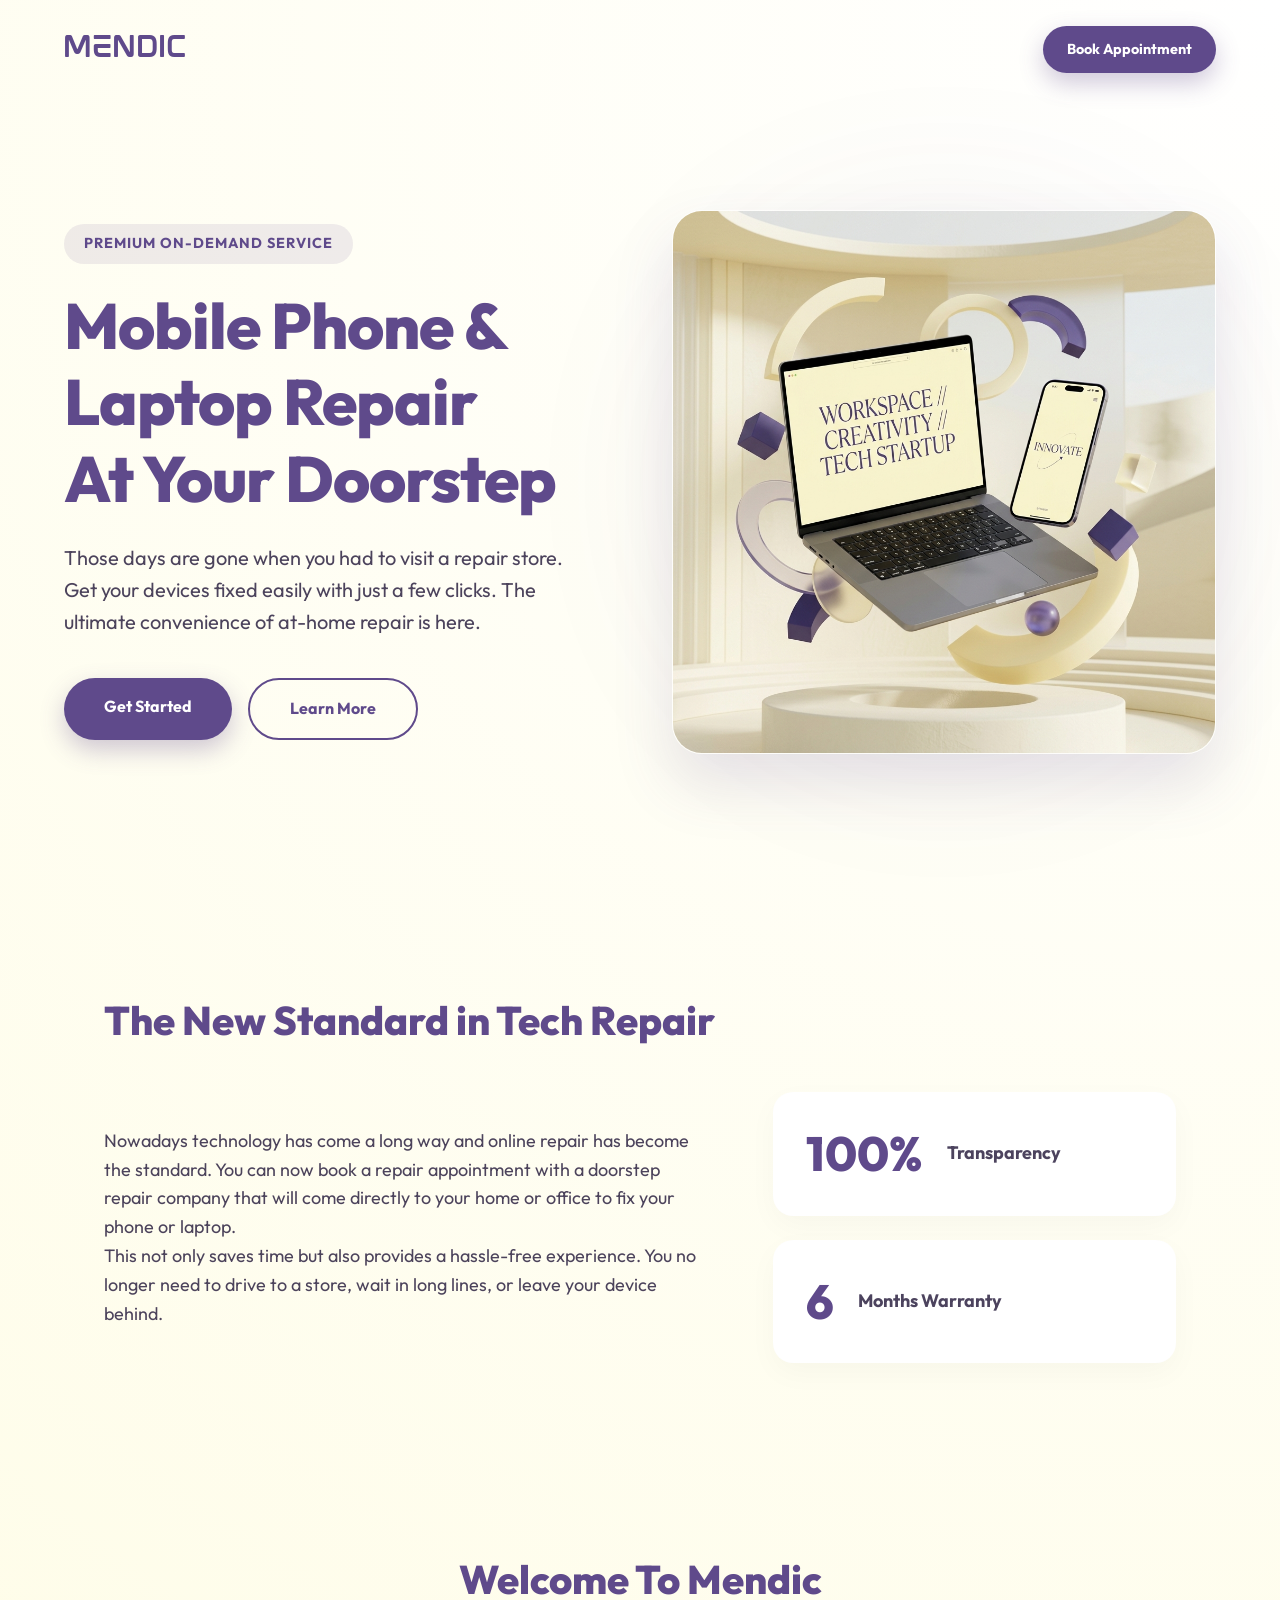
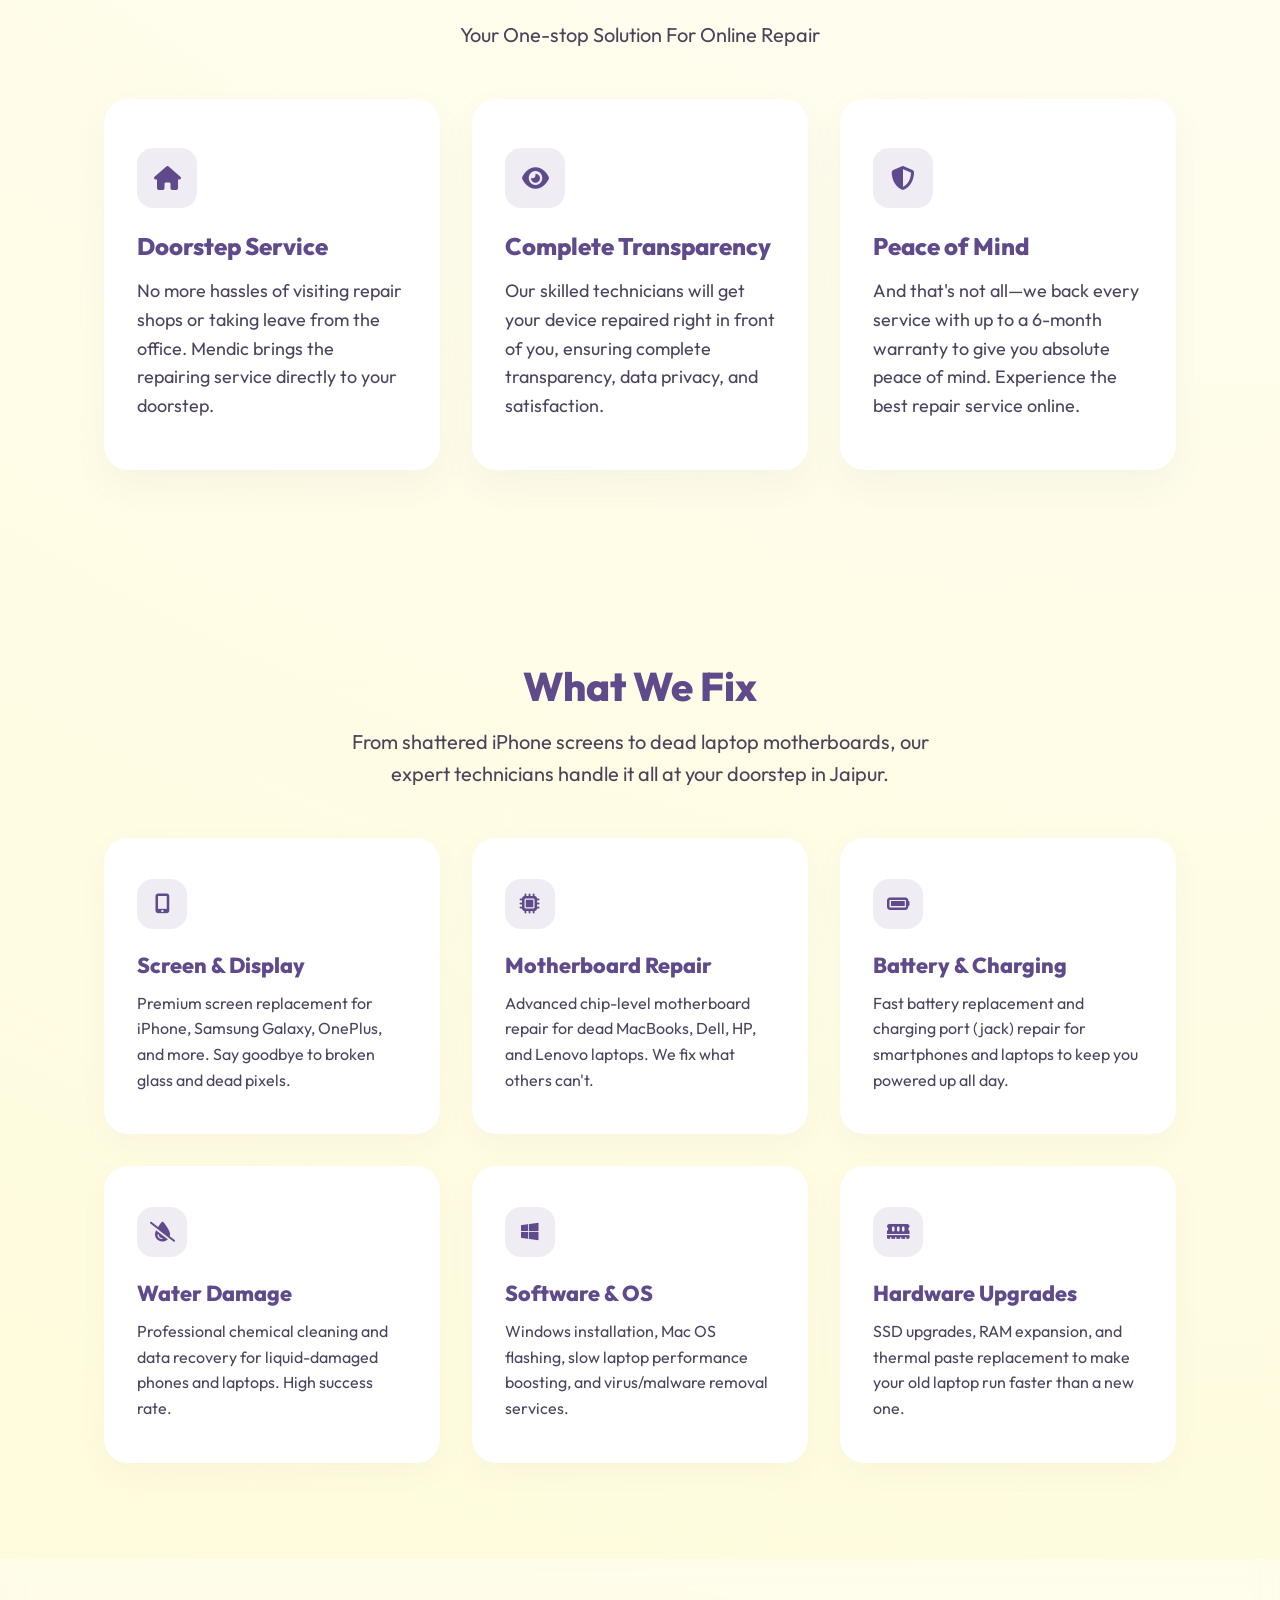
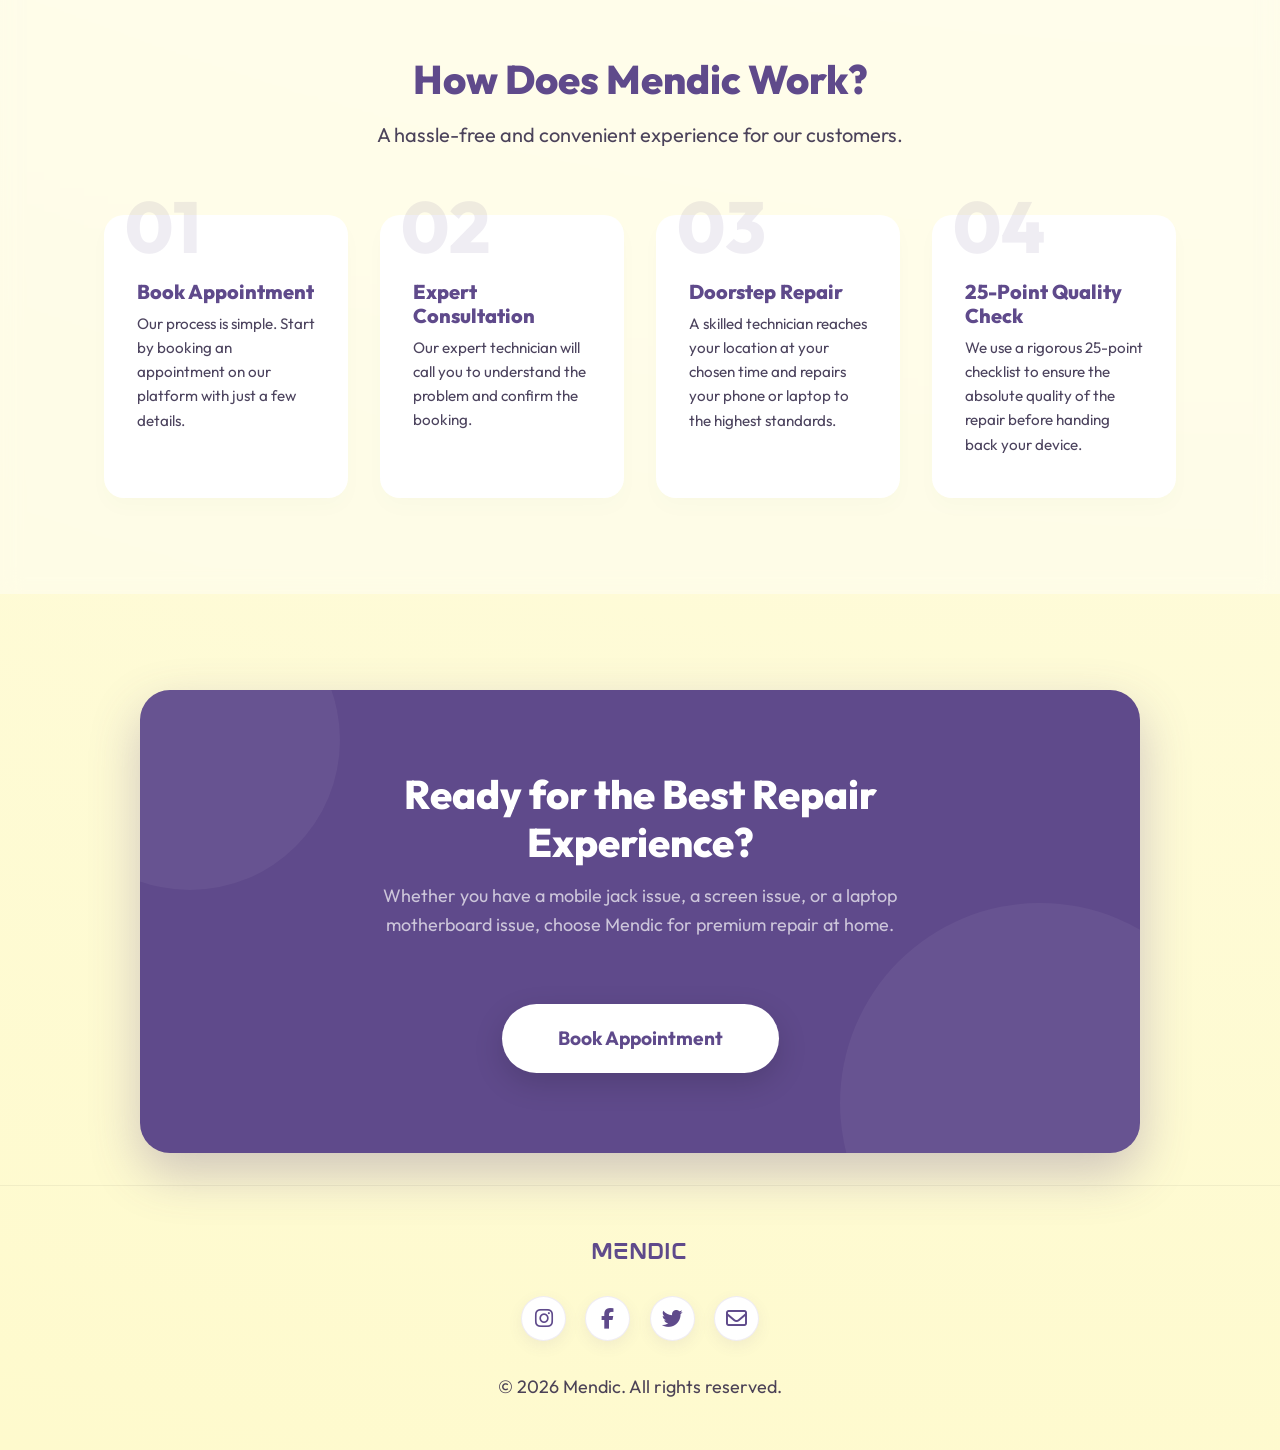
<file: index.html>
<!DOCTYPE html>
<html lang="en">
<head>
    <meta charset="UTF-8">
    <meta name="viewport" content="width=device-width, initial-scale=1.0">
    <meta name="description" content="Mendic offers premium, 100% transparent doorstep repair services for mobile phones and laptops. Get an instant appointment and 6-month warranty on all repairs.">
    <meta name="keywords" content="mobile repair at home, laptop repair near me, doorstep mobile repair, phone screen repair, laptop fixing, Mendic repair service">
    <meta name="author" content="Mendic">
    <meta name="theme-color" content="#5F4A8B">
    
    <!-- Open Graph / Social Media -->
    <meta property="og:type" content="website">
    <meta property="og:url" content="https://mendic.in/">
    <meta property="og:title" content="Mendic | Premium Doorstep Repair">
    <meta property="og:description" content="Premium mobile phone & laptop repair at your doorstep with complete transparency and a 6-month warranty.">
    <meta property="og:image" content="https://mendic.in/premium_hero.png">
    
    <title>Mendic | Premium Doorstep Repair</title>
    <link rel="stylesheet" href="style.css">
    <!-- Font Awesome for icons -->
    <link rel="stylesheet" href="https://cdnjs.cloudflare.com/ajax/libs/font-awesome/6.5.1/css/all.min.css">
</head>
<body>

    <!-- Navigation -->
    <nav class="navbar">
        <a href="#" class="logo" aria-label="Mendic Home">MENDIC</a>
        <a href="#booking" class="btn-primary small">Book Appointment</a>
    </nav>

    <!-- Hero Section -->
    <section class="hero fade-in-up">
        <div class="hero-content">
            <span class="eyebrow">Premium On-Demand Service</span>
            <h1>Mobile Phone & Laptop Repair <br>At Your Doorstep</h1>
            <p>Those days are gone when you had to visit a repair store. Get your devices fixed easily with just a few clicks. The ultimate convenience of at-home repair is here.</p>
            <div class="hero-buttons">
                <a href="#booking" class="btn-primary">Get Started</a>
                <a href="#about" class="btn-secondary">Learn More</a>
            </div>
        </div>
        <div class="hero-image-wrapper">
            <div class="glow-orb"></div>
            <img src="premium_hero.png" alt="Premium Device Repair" class="hero-image float-animation">
        </div>
    </section>

    <!-- Intro Section -->
    <section id="about" class="intro-section section-padding fade-in-up">
        <div class="container">
            <h2 class="section-title">The New Standard in Tech Repair</h2>
            <div class="intro-grid">
                <div class="intro-text">
                    <p>Nowadays technology has come a long way and online repair has become the standard. You can now book a repair appointment with a doorstep repair company that will come directly to your home or office to fix your phone or laptop.</p>
                    <p>This not only saves time but also provides a hassle-free experience. You no longer need to drive to a store, wait in long lines, or leave your device behind.</p>
                </div>
                <div class="intro-stats">
                    <div class="stat-box">
                        <h3>100%</h3>
                        <p>Transparency</p>
                    </div>
                    <div class="stat-box">
                        <h3>6</h3>
                        <p>Months Warranty</p>
                    </div>
                </div>
            </div>
        </div>
    </section>

    <!-- Value Prop Section -->
    <section class="value-prop section-padding fade-in-up">
        <div class="container">
            <div class="text-center mb-4">
                <h2 class="section-title">Welcome To Mendic</h2>
                <p class="section-subtitle">Your One-stop Solution For Online Repair</p>
            </div>
            
            <div class="value-grid">
                <div class="value-card">
                    <div class="icon-box"><i class="fa-solid fa-house"></i></div>
                    <h3>Doorstep Service</h3>
                    <p>No more hassles of visiting repair shops or taking leave from the office. Mendic brings the repairing service directly to your doorstep.</p>
                </div>
                <div class="value-card">
                    <div class="icon-box"><i class="fa-solid fa-eye"></i></div>
                    <h3>Complete Transparency</h3>
                    <p>Our skilled technicians will get your device repaired right in front of you, ensuring complete transparency, data privacy, and satisfaction.</p>
                </div>
                <div class="value-card">
                    <div class="icon-box"><i class="fa-solid fa-shield-halved"></i></div>
                    <h3>Peace of Mind</h3>
                    <p>And that's not all—we back every service with up to a 6-month warranty to give you absolute peace of mind. Experience the best repair service online.</p>
                </div>
            </div>
        </div>
    </section>

    <!-- Services Section -->
    <section class="services-section section-padding fade-in-up">
        <div class="container">
            <div class="text-center mb-4">
                <h2 class="section-title">What We Fix</h2>
                <p class="section-subtitle">From shattered iPhone screens to dead laptop motherboards, our expert technicians handle it all at your doorstep in Jaipur.</p>
            </div>

            <div class="services-grid">
                <div class="service-card">
                    <div class="icon-box"><i class="fa-solid fa-mobile-screen-button"></i></div>
                    <h3>Screen & Display</h3>
                    <p>Premium screen replacement for iPhone, Samsung Galaxy, OnePlus, and more. Say goodbye to broken glass and dead pixels.</p>
                </div>
                <div class="service-card">
                    <div class="icon-box"><i class="fa-solid fa-microchip"></i></div>
                    <h3>Motherboard Repair</h3>
                    <p>Advanced chip-level motherboard repair for dead MacBooks, Dell, HP, and Lenovo laptops. We fix what others can't.</p>
                </div>
                <div class="service-card">
                    <div class="icon-box"><i class="fa-solid fa-battery-full"></i></div>
                    <h3>Battery & Charging</h3>
                    <p>Fast battery replacement and charging port (jack) repair for smartphones and laptops to keep you powered up all day.</p>
                </div>
                <div class="service-card">
                    <div class="icon-box"><i class="fa-solid fa-droplet-slash"></i></div>
                    <h3>Water Damage</h3>
                    <p>Professional chemical cleaning and data recovery for liquid-damaged phones and laptops. High success rate.</p>
                </div>
                <div class="service-card">
                    <div class="icon-box"><i class="fa-brands fa-windows"></i></div>
                    <h3>Software & OS</h3>
                    <p>Windows installation, Mac OS flashing, slow laptop performance boosting, and virus/malware removal services.</p>
                </div>
                <div class="service-card">
                    <div class="icon-box"><i class="fa-solid fa-memory"></i></div>
                    <h3>Hardware Upgrades</h3>
                    <p>SSD upgrades, RAM expansion, and thermal paste replacement to make your old laptop run faster than a new one.</p>
                </div>
            </div>
        </div>
    </section>

    <!-- How It Works -->
    <section class="how-it-works section-padding bg-light fade-in-up">
        <div class="container">
            <div class="text-center mb-4">
                <h2 class="section-title">How Does Mendic Work?</h2>
                <p class="section-subtitle">A hassle-free and convenient experience for our customers.</p>
            </div>

            <div class="steps-container">
                <div class="step">
                    <div class="step-number">01</div>
                    <h3>Book Appointment</h3>
                    <p>Our process is simple. Start by booking an appointment on our platform with just a few details.</p>
                </div>
                <div class="step">
                    <div class="step-number">02</div>
                    <h3>Expert Consultation</h3>
                    <p>Our expert technician will call you to understand the problem and confirm the booking.</p>
                </div>
                <div class="step">
                    <div class="step-number">03</div>
                    <h3>Doorstep Repair</h3>
                    <p>A skilled technician reaches your location at your chosen time and repairs your phone or laptop to the highest standards.</p>
                </div>
                <div class="step">
                    <div class="step-number">04</div>
                    <h3>25-Point Quality Check</h3>
                    <p>We use a rigorous 25-point checklist to ensure the absolute quality of the repair before handing back your device.</p>
                </div>
            </div>
        </div>
    </section>

    <!-- CTA Section -->
    <section id="booking" class="cta-section section-padding fade-in-up">
        <div class="cta-container">
            <div class="cta-content">
                <h2>Ready for the Best Repair Experience?</h2>
                <p>Whether you have a mobile jack issue, a screen issue, or a laptop motherboard issue, choose Mendic for premium repair at home.</p>
                <a href="booking.html" class="cta-btn">Book Appointment</a>
            </div>
        </div>
    </section>

    <footer>
        <a href="#" class="logo" aria-label="Mendic Home">MENDIC</a>
        <div class="social-links">
            <a href="https://www.instagram.com/mendic.in/" target="_blank" rel="noopener noreferrer" aria-label="Instagram"><i class="fa-brands fa-instagram"></i></a>
            <a href="https://facebook.com/" target="_blank" rel="noopener noreferrer" aria-label="Facebook"><i class="fa-brands fa-facebook-f"></i></a>
            <a href="https://x.com/" target="_blank" rel="noopener noreferrer" aria-label="Twitter"><i class="fa-brands fa-twitter"></i></a>
            <a href="mailto:mendicindia@gmail.com" aria-label="Email"><i class="fa-regular fa-envelope"></i></a>
        </div>
        <p>&copy; 2026 Mendic. All rights reserved.</p>
    </footer>

    <script>
        // Simple Intersection Observer for scroll animations
        const observerOptions = {
            root: null,
            rootMargin: '0px',
            threshold: 0.1
        };

        const observer = new IntersectionObserver((entries, observer) => {
            entries.forEach(entry => {
                if (entry.isIntersecting) {
                    entry.target.classList.add('visible');
                    observer.unobserve(entry.target);
                }
            });
        }, observerOptions);

        document.querySelectorAll('.fade-in-up').forEach(element => {
            observer.observe(element);
        });
    </script>

    <!-- JSON-LD LocalBusiness Schema for Google SEO -->
    <script type="application/ld+json">
    {
      "@context": "https://schema.org",
      "@type": "LocalBusiness",
      "name": "Mendic",
      "image": "https://mendic.in/premium_hero.png",
      "url": "https://mendic.in/",
      "telephone": "",
      "priceRange": "₹₹",
      "description": "Premium doorstep repair service for mobile phones and laptops.",
      "address": {
        "@type": "PostalAddress",
        "addressLocality": "Jaipur",
        "addressRegion": "Rajasthan",
        "addressCountry": "IN"
      }
    }
    </script>
</body>
</html>
</file>
<file: style.css>
@import url('https://fonts.googleapis.com/css2?family=Outfit:wght@300;400;500;700;800&display=swap');

@font-face {
    font-family: 'Mokoto';
    src: url('Mokoto.ttf') format('truetype');
}

:root {
  --bg-primary: #FEFACD;
  --bg-secondary: #ffffff;
  --text-primary: #2d2342;
  --text-secondary: #5F4A8B;
  --accent-color: #5F4A8B;
  --accent-light: rgba(95, 74, 139, 0.1);
  --white: #ffffff;
}

* {
  margin: 0;
  padding: 0;
  box-sizing: border-box;
}

html {
  scroll-behavior: smooth;
}

body {
  font-family: 'Outfit', sans-serif;
  background-color: var(--bg-primary);
  background: radial-gradient(circle at top right, #ffffff 0%, var(--bg-primary) 100%);
  color: var(--text-primary);
  line-height: 1.6;
  overflow-x: hidden;
}

/* Typography */
h1, h2, h3, h4 {
  color: var(--accent-color);
  line-height: 1.2;
  font-weight: 800;
}

p {
  font-size: 1.125rem;
  color: var(--text-primary);
  opacity: 0.85;
}

/* Utilities */
.container {
  max-width: 1200px;
  margin: 0 auto;
  padding: 0 5%;
}

.section-padding {
  padding: 6rem 0;
}

.cta-section {
  padding-bottom: 2rem;
}

.text-center {
  text-align: center;
}

.mb-4 {
  margin-bottom: 3rem;
}

/* Buttons */
.btn-primary {
  display: inline-block;
  background: var(--accent-color);
  color: var(--white);
  padding: 1rem 2.5rem;
  border-radius: 50px;
  font-weight: 700;
  text-decoration: none;
  border: none;
  cursor: pointer;
  transition: all 0.3s cubic-bezier(0.25, 0.8, 0.25, 1);
  box-shadow: 0 10px 25px rgba(95, 74, 139, 0.3);
  font-family: 'Outfit', sans-serif;
  font-size: 1rem;
}

.btn-primary:hover {
  transform: translateY(-3px);
  box-shadow: 0 15px 35px rgba(95, 74, 139, 0.4);
}

.btn-primary.small {
  padding: 0.75rem 1.5rem;
  font-size: 0.9rem;
}

.btn-secondary {
  display: inline-block;
  background: transparent;
  color: var(--accent-color);
  padding: 1rem 2.5rem;
  border-radius: 50px;
  font-weight: 700;
  text-decoration: none;
  border: 2px solid var(--accent-color);
  transition: all 0.3s ease;
}

.btn-secondary:hover {
  background: var(--accent-light);
}

/* Navbar */
.navbar {
  display: flex;
  justify-content: space-between;
  align-items: center;
  padding: 1.5rem 5%;
  position: absolute;
  top: 0;
  left: 0;
  right: 0;
  z-index: 100;
}

.logo {
  display: flex;
  align-items: center;
  text-decoration: none;
  font-family: 'Mokoto', sans-serif;
  color: #5F4A8B;
  font-size: 2rem;
  letter-spacing: 2px;
}

/* Hero Section */
.hero {
  min-height: 100vh;
  display: flex;
  align-items: center;
  padding: 8rem 5% 4rem;
  max-width: 1300px;
  margin: 0 auto;
  gap: 4rem;
}

.hero-content {
  flex: 1;
}

.eyebrow {
  display: inline-block;
  background: var(--accent-light);
  color: var(--accent-color);
  padding: 0.5rem 1.25rem;
  border-radius: 50px;
  font-weight: 700;
  font-size: 0.9rem;
  margin-bottom: 1.5rem;
  letter-spacing: 1px;
  text-transform: uppercase;
}

.hero h1 {
  font-size: 4rem;
  margin-bottom: 1.5rem;
  letter-spacing: -1px;
}

.hero p {
  font-size: 1.25rem;
  margin-bottom: 2.5rem;
  max-width: 500px;
}

.hero-buttons {
  display: flex;
  gap: 1rem;
}

.hero-image-wrapper {
  flex: 1;
  position: relative;
  display: flex;
  justify-content: center;
  align-items: center;
}

.glow-orb {
  position: absolute;
  width: 400px;
  height: 400px;
  background: var(--accent-color);
  filter: blur(120px);
  opacity: 0.15;
  border-radius: 50%;
  z-index: -1;
}

.hero-image {
  max-width: 100%;
  border-radius: 30px;
  box-shadow: 0 30px 60px rgba(95, 74, 139, 0.15);
  border: 1px solid rgba(255,255,255,0.5);
}

.float-animation {
  animation: float 6s ease-in-out infinite;
}

@keyframes float {
  0% { transform: translateY(0px); }
  50% { transform: translateY(-20px); }
  100% { transform: translateY(0px); }
}

/* Intro Section */
.section-title {
  font-size: 2.5rem;
  margin-bottom: 1rem;
}

.section-subtitle {
  font-size: 1.25rem;
  max-width: 600px;
  margin: 0 auto;
}

.intro-grid {
  display: grid;
  grid-template-columns: 3fr 2fr;
  gap: 4rem;
  align-items: center;
  margin-top: 3rem;
}

.intro-stats {
  display: flex;
  flex-direction: column;
  gap: 1.5rem;
}

.stat-box {
  background: var(--white);
  padding: 2rem;
  border-radius: 20px;
  box-shadow: 0 10px 30px rgba(0,0,0,0.03);
  border: 1px solid rgba(255,255,255,0.8);
  display: flex;
  align-items: center;
  gap: 1.5rem;
  transition: transform 0.3s ease;
}

.stat-box:hover {
  transform: translateY(-5px);
}

.stat-box h3 {
  font-size: 3rem;
  color: var(--accent-color);
}

.stat-box p {
  font-weight: 700;
  margin: 0;
}

/* Value Prop Section */
.value-grid {
  display: grid;
  grid-template-columns: repeat(3, 1fr);
  gap: 2rem;
}

.value-card {
  background: var(--white);
  padding: 3rem 2rem;
  border-radius: 24px;
  box-shadow: 0 15px 35px rgba(95, 74, 139, 0.05);
  transition: transform 0.3s ease;
  border: 1px solid rgba(255,255,255,0.6);
}

.value-card:hover {
  transform: translateY(-10px);
  box-shadow: 0 20px 40px rgba(95, 74, 139, 0.1);
}

.icon-box {
  width: 60px;
  height: 60px;
  background: var(--accent-light);
  color: var(--accent-color);
  border-radius: 16px;
  display: flex;
  align-items: center;
  justify-content: center;
  font-size: 1.5rem;
  margin-bottom: 1.5rem;
}

.value-card h3 {
  font-size: 1.5rem;
  margin-bottom: 1rem;
}

/* Services Section */
.services-grid {
  display: grid;
  grid-template-columns: repeat(3, 1fr);
  gap: 2rem;
}

.service-card {
  background: var(--white);
  padding: 2.5rem 2rem;
  border-radius: 24px;
  box-shadow: 0 10px 30px rgba(95, 74, 139, 0.04);
  transition: all 0.3s ease;
  border: 1px solid rgba(255,255,255,0.6);
}

.service-card:hover {
  transform: translateY(-8px);
  box-shadow: 0 20px 40px rgba(95, 74, 139, 0.1);
  border-color: rgba(95, 74, 139, 0.2);
}

.service-card .icon-box {
  width: 50px;
  height: 50px;
  font-size: 1.25rem;
}

.service-card h3 {
  font-size: 1.35rem;
  margin-bottom: 0.75rem;
}

.service-card p {
  font-size: 1rem;
  margin: 0;
}

/* How It Works */
.bg-light {
  background: rgba(255, 255, 255, 0.4);
  backdrop-filter: blur(10px);
}

.steps-container {
  display: grid;
  grid-template-columns: repeat(4, 1fr);
  gap: 2rem;
  margin-top: 4rem;
}

.step {
  position: relative;
  padding: 2.5rem 2rem;
  background: var(--white);
  border-radius: 20px;
  box-shadow: 0 10px 20px rgba(0,0,0,0.02);
  border: 1px solid rgba(255,255,255,0.6);
}

.step-number {
  font-size: 4.5rem;
  font-weight: 800;
  color: var(--accent-light);
  position: absolute;
  top: -25px;
  left: 20px;
  line-height: 1;
}

.step h3 {
  font-size: 1.25rem;
  margin-top: 1.5rem;
  margin-bottom: 0.5rem;
}

.step p {
  font-size: 0.95rem;
}

/* CTA Section */
.cta-container {
  max-width: 1000px;
  margin: 0 auto;
  background: var(--accent-color);
  border-radius: 30px;
  padding: 5rem 2rem;
  text-align: center;
  color: var(--white);
  position: relative;
  overflow: hidden;
  box-shadow: 0 20px 50px rgba(95, 74, 139, 0.3);
}

.cta-container::before, .cta-container::after {
  content: '';
  position: absolute;
  border-radius: 50%;
  background: rgba(255,255,255,0.05);
}

.cta-container::before {
  width: 300px;
  height: 300px;
  top: -100px;
  left: -100px;
}

.cta-container::after {
  width: 400px;
  height: 400px;
  bottom: -150px;
  right: -100px;
}

.cta-content {
  position: relative;
  z-index: 10;
  max-width: 600px;
  margin: 0 auto;
}

.cta-content h2 {
  color: var(--white);
  font-size: 2.5rem;
  margin-bottom: 1rem;
}

.cta-content p {
  color: rgba(255,255,255,0.8);
  margin-bottom: 2.5rem;
}

.booking-form {
  display: flex;
  gap: 0.5rem;
  background: var(--white);
  padding: 0.5rem;
  border-radius: 50px;
  box-shadow: 0 10px 30px rgba(0,0,0,0.2);
}

.booking-form input {
  flex: 1;
  border: none;
  background: transparent;
  padding: 1rem 1.5rem;
  font-size: 1rem;
  font-family: 'Outfit', sans-serif;
  color: var(--text-primary);
  outline: none;
}

.cta-btn {
  background-color: #ffffff;
  color: var(--accent-color);
  padding: 1.2rem 3.5rem;
  border-radius: 50px;
  text-decoration: none;
  font-weight: 700;
  font-size: 1.2rem;
  display: inline-block;
  margin-top: 1.5rem;
  box-shadow: 0 10px 30px rgba(0,0,0,0.15);
  transition: all 0.3s cubic-bezier(0.25, 0.8, 0.25, 1);
}

.cta-btn:hover {
  transform: translateY(-3px);
  box-shadow: 0 15px 35px rgba(0,0,0,0.2);
}

/* Footer */
footer {
  text-align: center;
  padding: 3rem 5%;
  border-top: 1px solid rgba(0,0,0,0.05);
}

footer .logo {
  justify-content: center;
  margin-bottom: 1.5rem;
  font-size: 1.5rem;
}

.social-links {
  display: flex;
  justify-content: center;
  gap: 1.2rem;
  margin-bottom: 2rem;
}

.social-links a {
  display: flex;
  align-items: center;
  justify-content: center;
  width: 45px;
  height: 45px;
  border-radius: 50%;
  background: var(--white);
  color: var(--accent-color);
  font-size: 1.3rem;
  text-decoration: none;
  box-shadow: 0 5px 15px rgba(95, 74, 139, 0.08);
  transition: all 0.3s cubic-bezier(0.25, 0.8, 0.25, 1);
  border: 1px solid rgba(95, 74, 139, 0.1);
  transform: translateZ(0);
  will-change: transform;
}

.social-links a:hover {
  background: var(--accent-color);
  color: var(--white);
  transform: translateY(-4px) translateZ(0);
  box-shadow: 0 10px 20px rgba(95, 74, 139, 0.2);
}

/* Animations */
.fade-in-up {
  opacity: 0;
  transform: translateY(30px);
  transition: opacity 0.8s ease-out, transform 0.8s ease-out;
}

.fade-in-up.visible {
  opacity: 1;
  transform: translateY(0);
}

/* Responsive */
@media (max-width: 1024px) {
  .hero {
    flex-direction: column;
    text-align: center;
    padding-top: 10rem;
  }
  
  .hero-buttons {
    justify-content: center;
  }
  
  .intro-grid {
    grid-template-columns: 1fr;
  }
  
  .value-grid {
    grid-template-columns: 1fr;
  }
  
  .services-grid {
    grid-template-columns: repeat(2, 1fr);
  }
  
  .steps-container {
    grid-template-columns: repeat(2, 1fr);
  }
}

@media (max-width: 768px) {
  .hero h1 {
    font-size: 3rem;
  }
  
  .services-grid {
    grid-template-columns: 1fr;
  }
  
  .steps-container {
    grid-template-columns: 1fr;
  }
  
  .booking-form {
    flex-direction: column;
    background: transparent;
    padding: 0;
    box-shadow: none;
  }
  
  .booking-form input {
    background: var(--white);
    border-radius: 50px;
    margin-bottom: 1rem;
    padding: 1.2rem;
  }
  
  .btn-primary, .btn-secondary {
    width: 100%;
  }
  
  .navbar .btn-primary.small {
    display: none;
  }
  
  .hero-buttons {
    flex-direction: column;
  }
  
  .glow-orb {
    filter: blur(60px); /* Reduced blur for mobile performance */
    opacity: 0.2;
    width: 250px;
    height: 250px;
  }
}

@media (max-width: 480px) {
  .hero {
    padding-top: 6.5rem;
    gap: 2rem;
    min-height: auto;
  }

  .hero h1 {
    font-size: 2.3rem;
    line-height: 1.1;
  }
  
  .hero p {
    font-size: 1.05rem;
  }
  
  .section-title {
    font-size: 2rem;
  }
  
  .stat-box h3 {
    font-size: 2.5rem;
  }
  
  .step-number {
    font-size: 3.5rem;
  }
  
  .cta-content h2 {
    font-size: 2rem;
  }
  
  .cta-btn {
    width: 100%;
    padding: 1.1rem 1rem;
    font-size: 1.1rem;
    box-sizing: border-box;
  }

  .navbar {
    padding: 1rem 5%;
    justify-content: center;
  }
  
  .logo {
    font-size: 1.5rem;
  }
}
</file>
